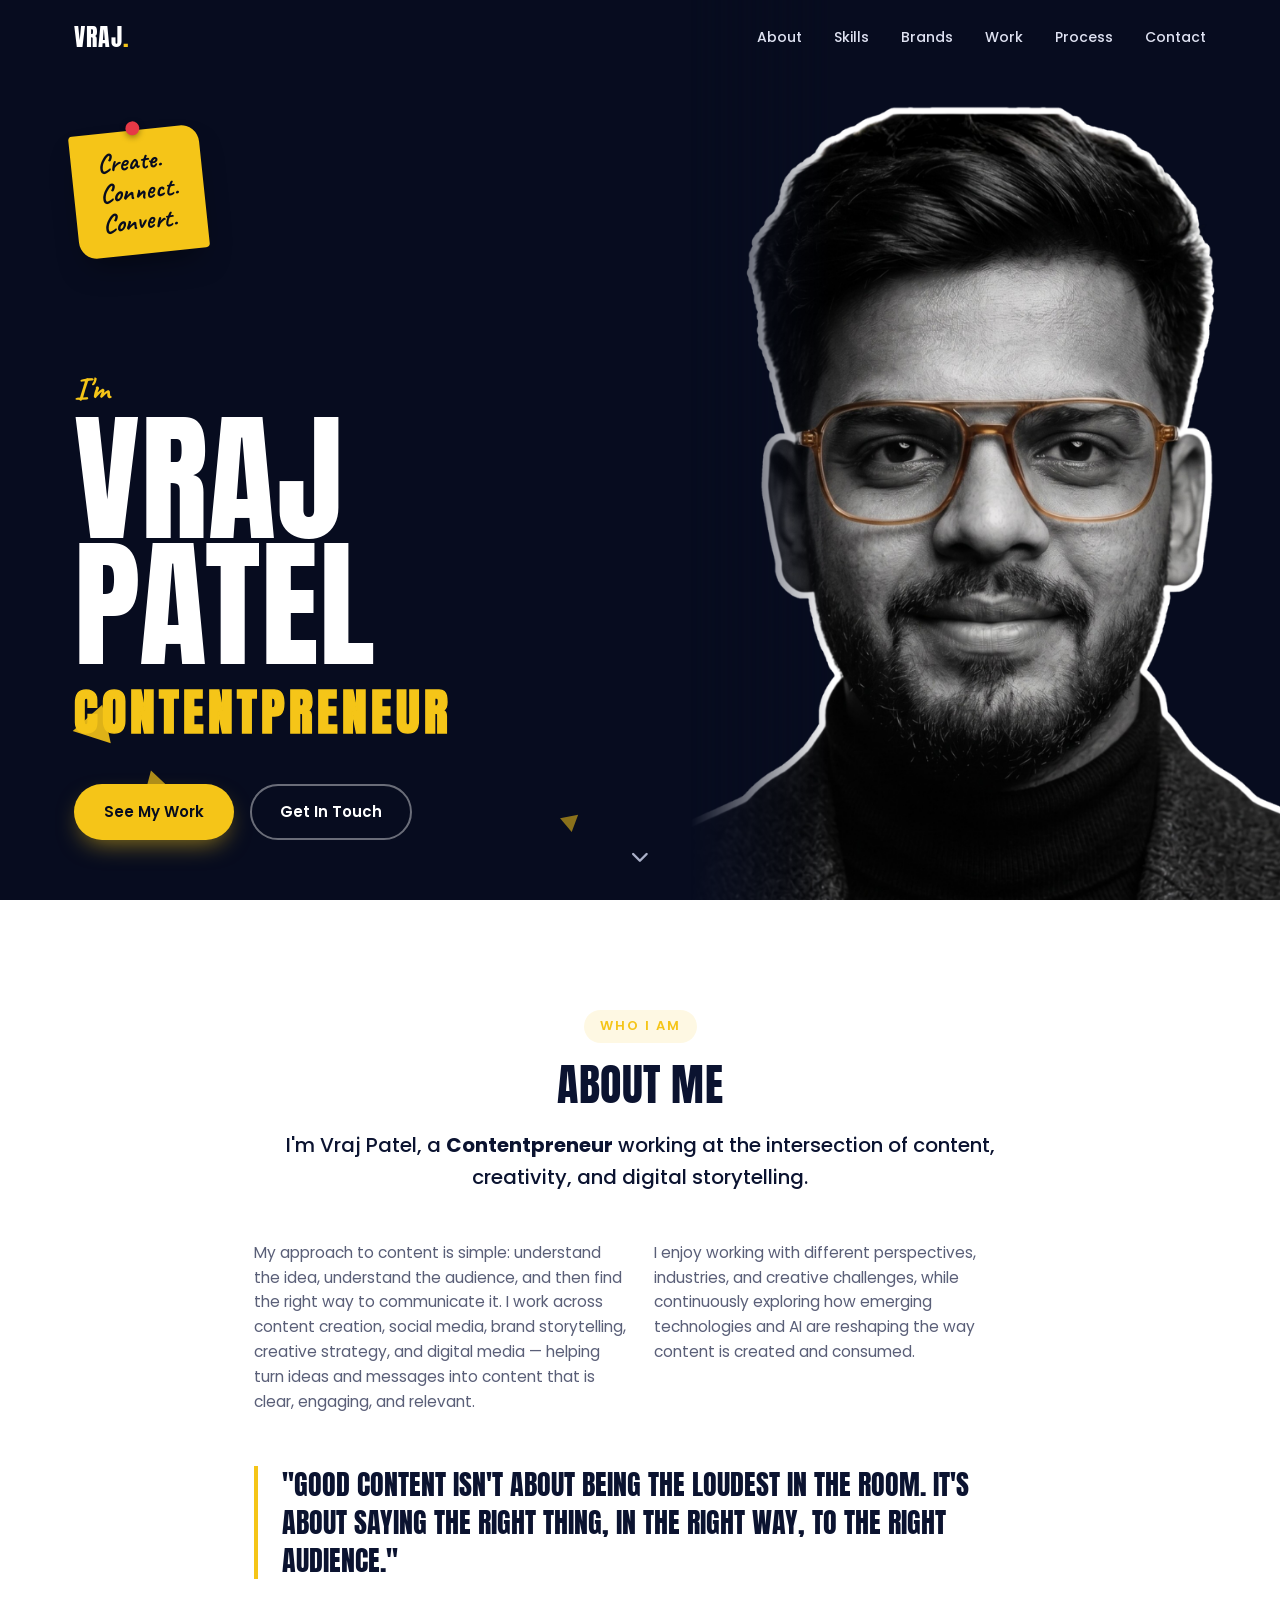
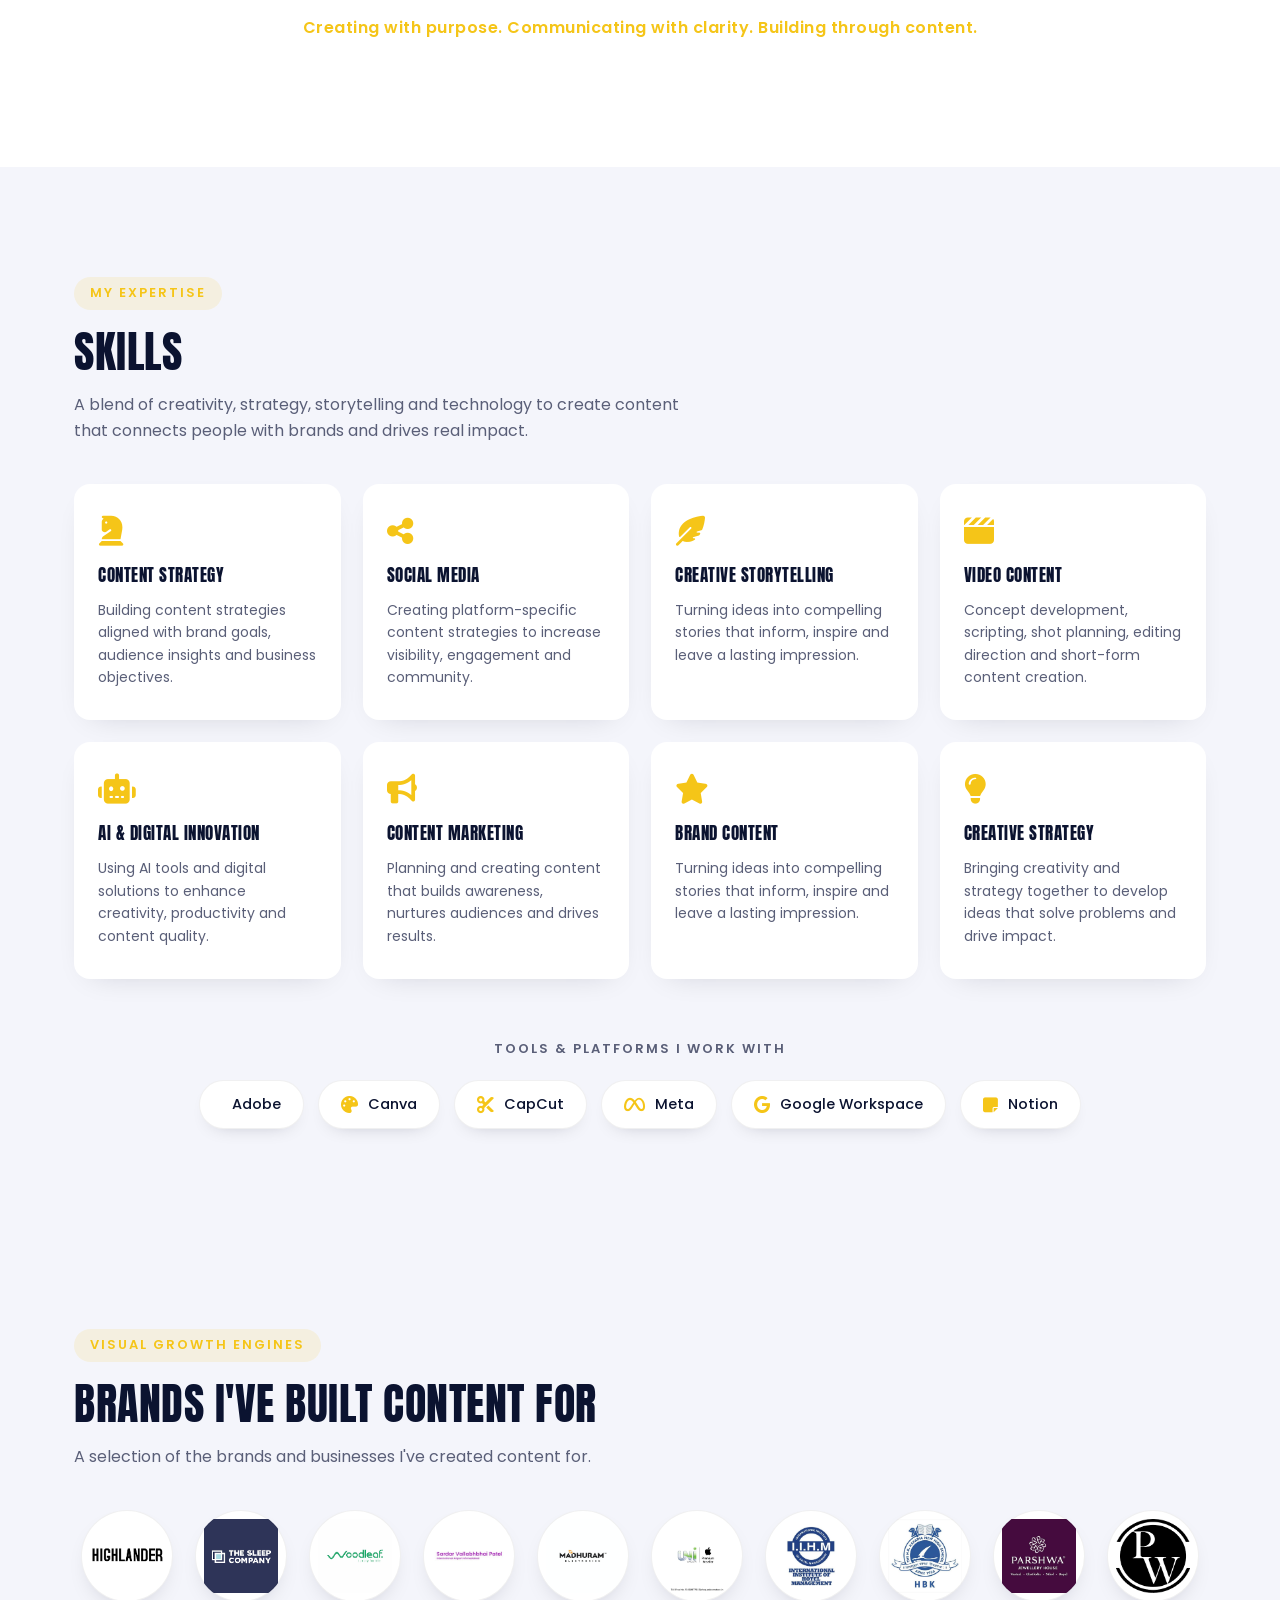
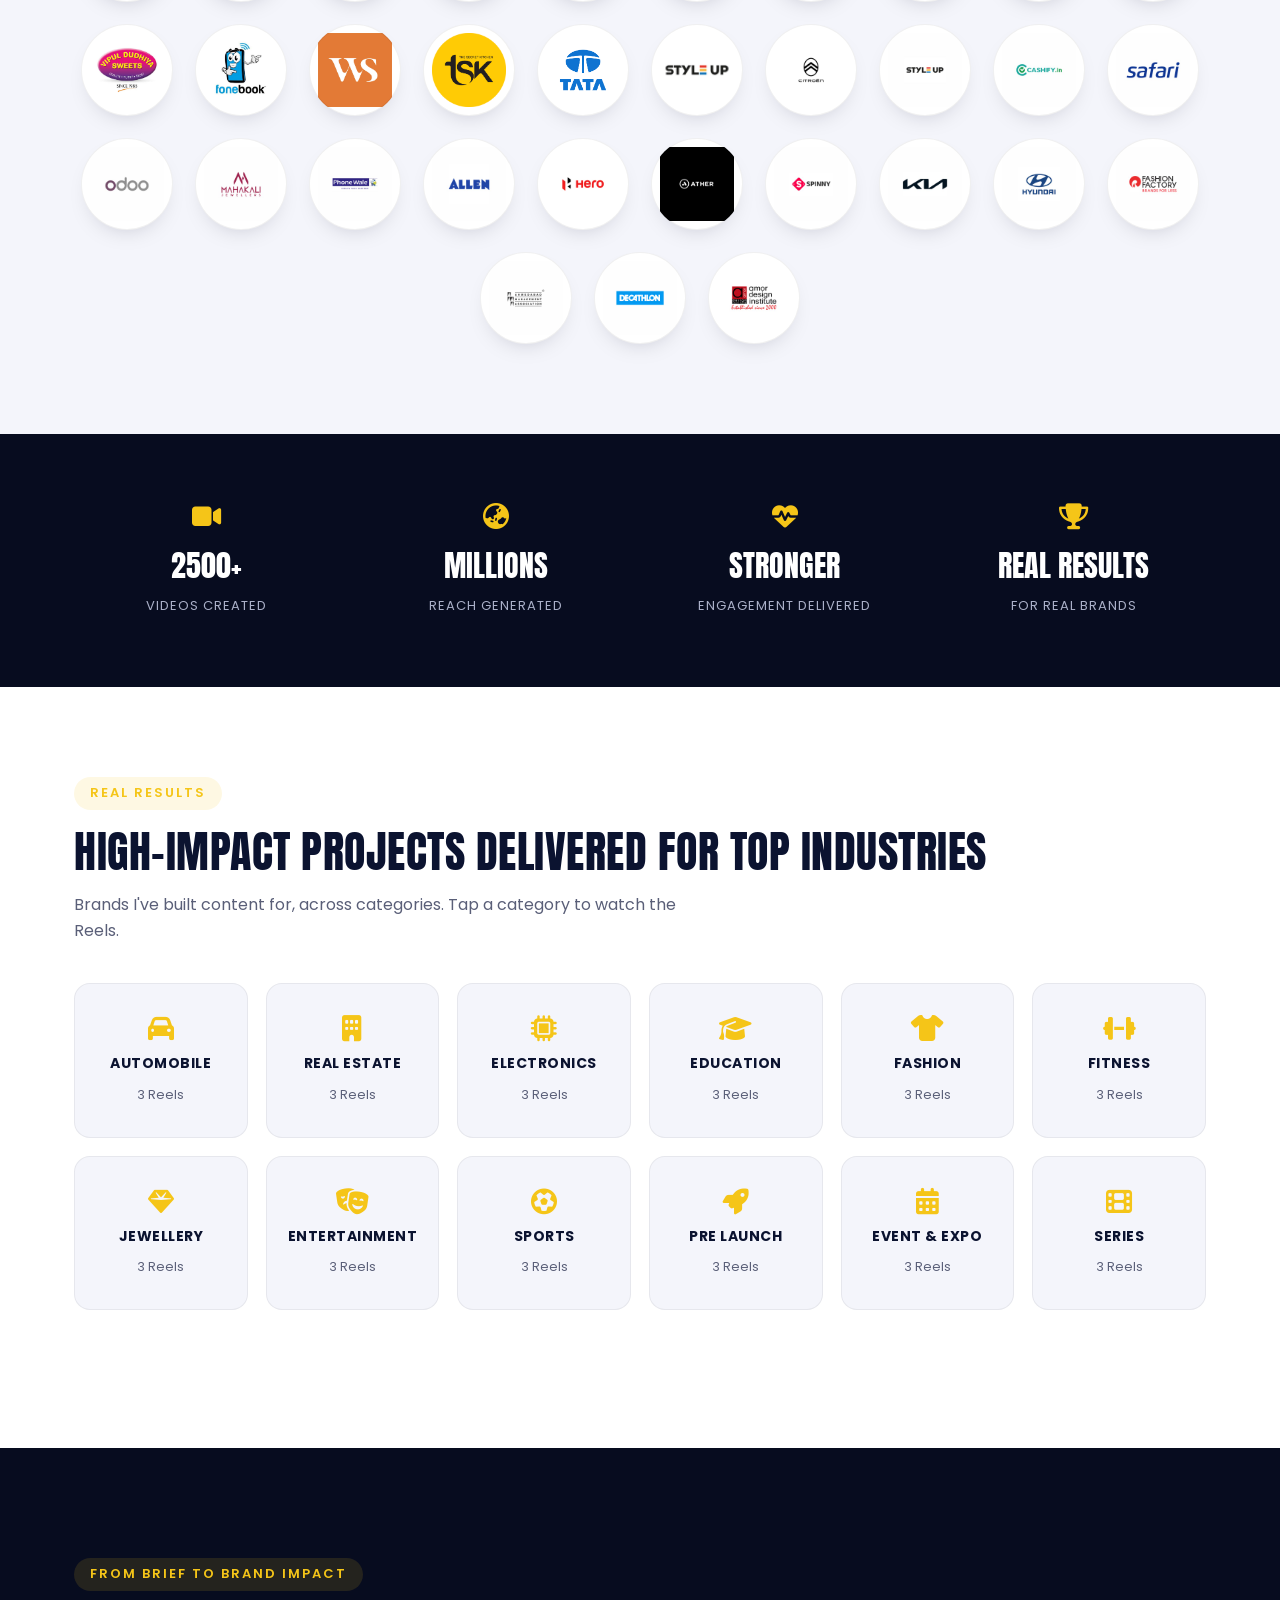
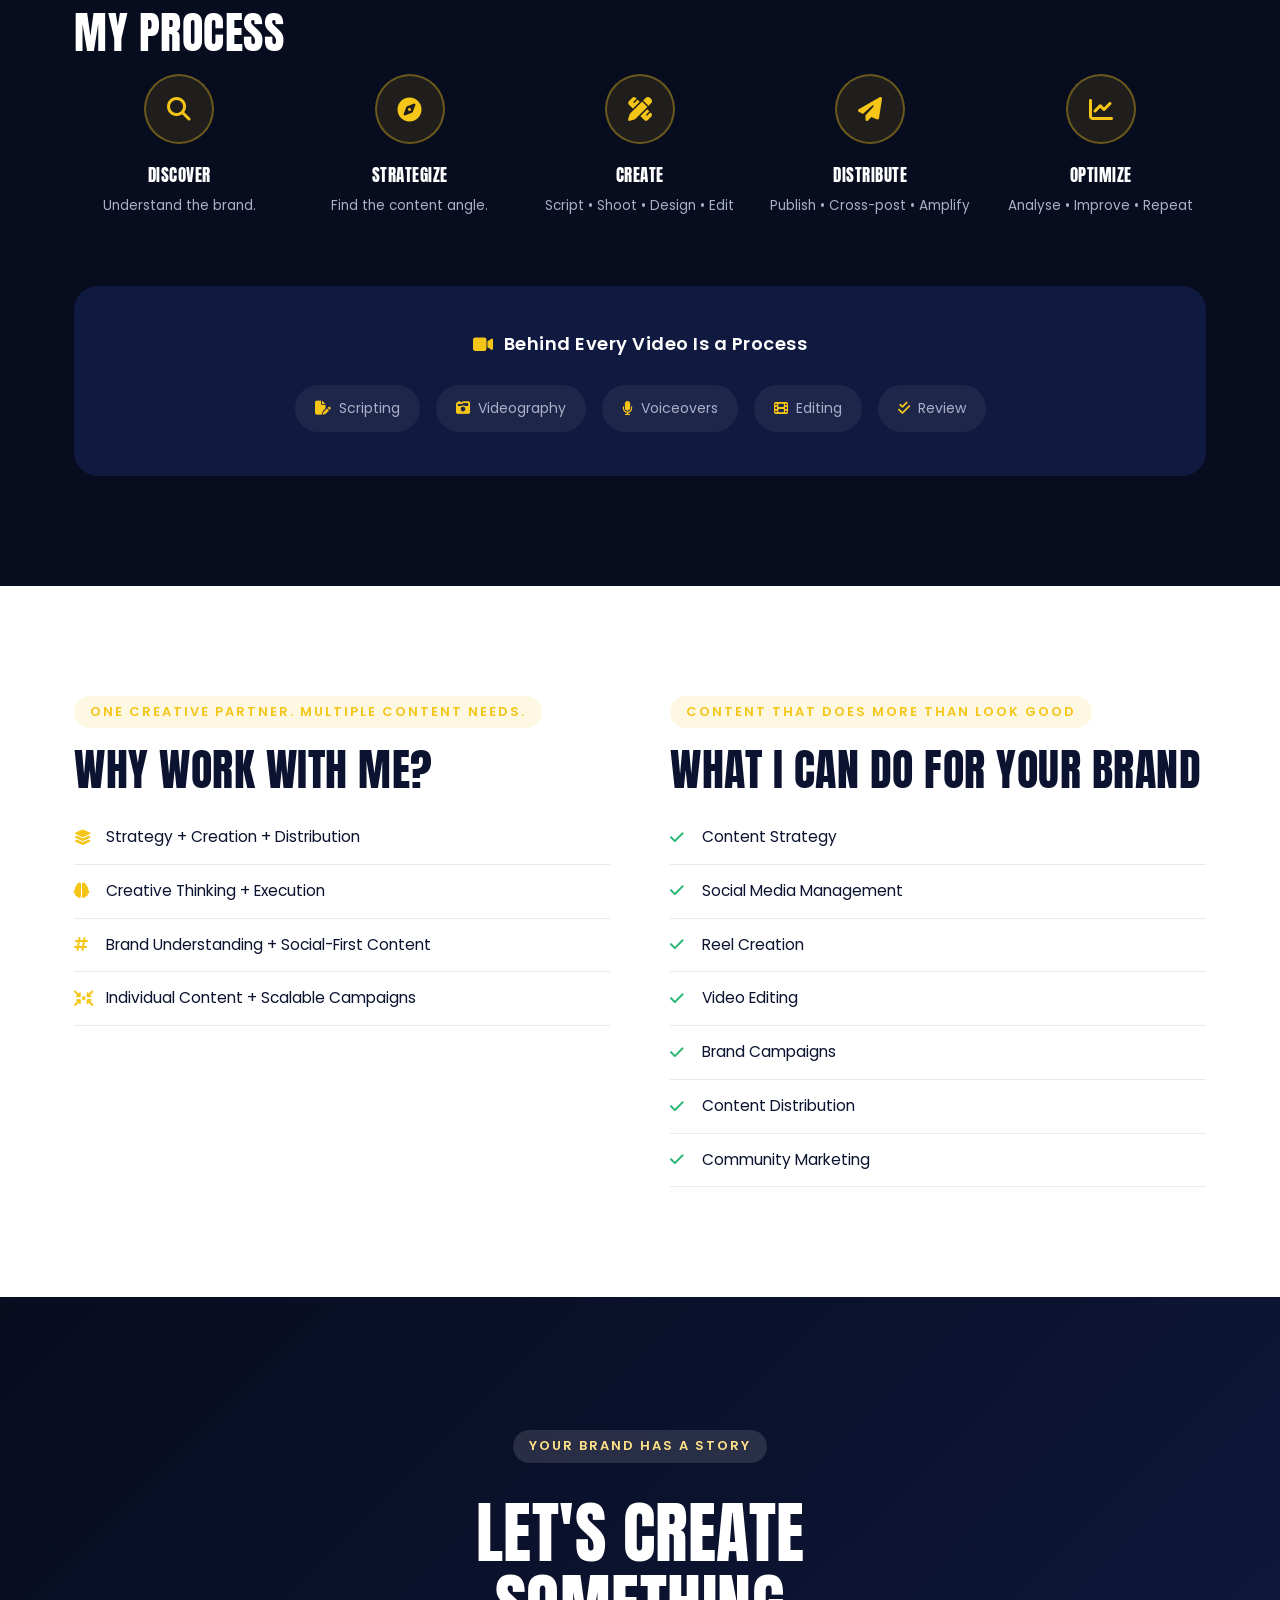
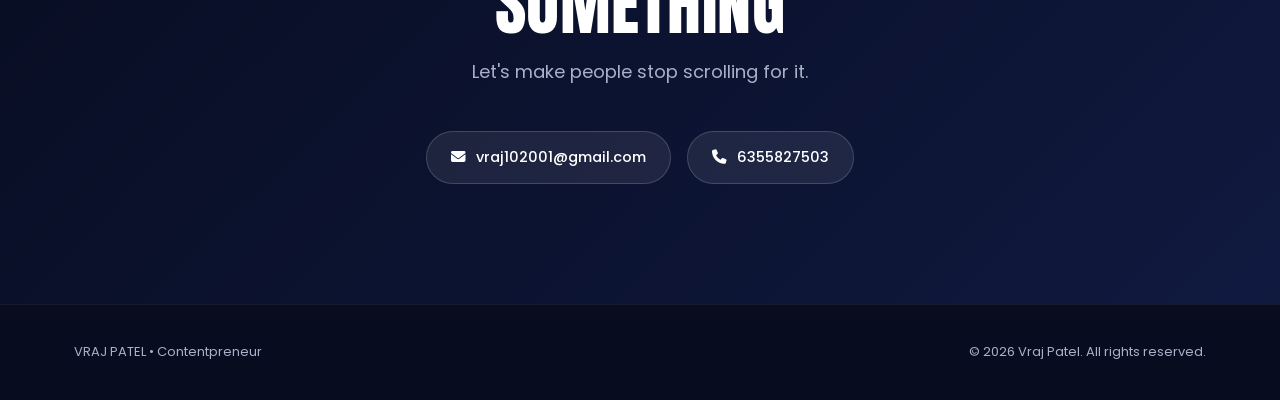
<file: index.html>
<!DOCTYPE html>
<html lang="en">
<head>
<meta charset="UTF-8">
<meta name="viewport" content="width=device-width, initial-scale=1.0">
<title>Vraj Patel | Contentpreneur — Cinematic Stories & Digital Impact</title>
<meta name="description" content="Vraj Patel is a Contentpreneur crafting cinematic stories and digital impact through content strategy, social media, video production and creative storytelling.">
<link rel="preconnect" href="https://fonts.googleapis.com">
<link rel="preconnect" href="https://fonts.gstatic.com" crossorigin>
<link href="https://fonts.googleapis.com/css2?family=Anton&family=Caveat:wght@700&family=Poppins:wght@300;400;500;600;700;800&display=swap" rel="stylesheet">
<link rel="stylesheet" href="https://cdnjs.cloudflare.com/ajax/libs/font-awesome/6.5.1/css/all.min.css">
<link rel="stylesheet" href="css/styles.css">
</head>
<body>

<!-- ===== NAV ===== -->
<header class="site-header" id="siteHeader">
  <div class="container nav-inner">
    <a href="#top" class="brand">VRAJ<span>.</span></a>
    <nav class="nav-links" id="navLinks">
      <a href="#about" class="nav-link">About</a>
      <a href="#skills" class="nav-link">Skills</a>
      <a href="#brands" class="nav-link">Brands</a>
      <a href="#work" class="nav-link">Work</a>
      <a href="#process" class="nav-link">Process</a>
      <a href="#contact" class="nav-link">Contact</a>
    </nav>
    <button class="nav-toggle" id="navToggle" aria-label="Toggle menu">
      <i class="fa-solid fa-bars"></i>
    </button>
  </div>
</header>

<!-- ===== HERO ===== -->
<section class="hero" id="top">
  <div class="hero-photo-bleed reveal" aria-hidden="true">
    <div class="hero-photo" style="background-image:url('assets/img/profile.png');"></div>
  </div>

  <div class="hero-triangles" aria-hidden="true">
    <span class="tri tri-1"></span>
    <span class="tri tri-2"></span>
    <span class="tri tri-3"></span>
  </div>

  <div class="container hero-inner">
    <div class="hero-topbar reveal">
      <div class="sticky-note">
        <span>Create.</span>
        <span>Connect.</span>
        <span>Convert.</span>
      </div>
    </div>

    <div class="hero-text reveal">
      <p class="hero-im">I'm</p>
      <h1 class="hero-name">VRAJ<br>PATEL</h1>
      <h2 class="hero-role">CONTENTPRENEUR</h2>
      <div class="hero-actions">
        <a href="#work" class="btn btn-primary">See My Work</a>
        <a href="#contact" class="btn btn-outline">Get In Touch</a>
      </div>
    </div>
  </div>
  <a href="#about" class="scroll-cue" aria-label="Scroll down"><i class="fa-solid fa-chevron-down"></i></a>
</section>

<!-- ===== ABOUT ===== -->
<section class="about" id="about">
  <div class="container about-inner">
    <div class="section-tag reveal">Who I Am</div>
    <h2 class="section-title reveal">About Me</h2>
    <p class="about-lead reveal">
      I'm Vraj Patel, a <strong>Contentpreneur</strong> working at the intersection of content, creativity, and digital storytelling.
    </p>
    <div class="about-grid">
      <p class="reveal">
        My approach to content is simple: understand the idea, understand the audience, and then find the right way to communicate it. I work across content creation, social media, brand storytelling, creative strategy, and digital media — helping turn ideas and messages into content that is clear, engaging, and relevant.
      </p>
      <p class="reveal">
        I enjoy working with different perspectives, industries, and creative challenges, while continuously exploring how emerging technologies and AI are reshaping the way content is created and consumed.
      </p>
    </div>
    <blockquote class="about-quote reveal">
      "Good content isn't about being the loudest in the room. It's about saying the right thing, in the right way, to the right audience."
    </blockquote>
    <p class="about-close reveal">Creating with purpose. Communicating with clarity. Building through content.</p>
  </div>
</section>

<!-- ===== SKILLS / EXPERTISE ===== -->
<section class="skills" id="skills">
  <div class="container">
    <div class="section-tag reveal">My Expertise</div>
    <h2 class="section-title reveal">Skills</h2>
    <p class="section-sub reveal">A blend of creativity, strategy, storytelling and technology to create content that connects people with brands and drives real impact.</p>

    <div class="skills-grid">
      <div class="skill-card reveal">
        <i class="fa-solid fa-chess-knight"></i>
        <h3>Content Strategy</h3>
        <p>Building content strategies aligned with brand goals, audience insights and business objectives.</p>
      </div>
      <div class="skill-card reveal">
        <i class="fa-solid fa-share-nodes"></i>
        <h3>Social Media</h3>
        <p>Creating platform-specific content strategies to increase visibility, engagement and community.</p>
      </div>
      <div class="skill-card reveal">
        <i class="fa-solid fa-feather-pointed"></i>
        <h3>Creative Storytelling</h3>
        <p>Turning ideas into compelling stories that inform, inspire and leave a lasting impression.</p>
      </div>
      <div class="skill-card reveal">
        <i class="fa-solid fa-clapperboard"></i>
        <h3>Video Content</h3>
        <p>Concept development, scripting, shot planning, editing direction and short-form content creation.</p>
      </div>
      <div class="skill-card reveal">
        <i class="fa-solid fa-robot"></i>
        <h3>AI &amp; Digital Innovation</h3>
        <p>Using AI tools and digital solutions to enhance creativity, productivity and content quality.</p>
      </div>
      <div class="skill-card reveal">
        <i class="fa-solid fa-bullhorn"></i>
        <h3>Content Marketing</h3>
        <p>Planning and creating content that builds awareness, nurtures audiences and drives results.</p>
      </div>
      <div class="skill-card reveal">
        <i class="fa-solid fa-star"></i>
        <h3>Brand Content</h3>
        <p>Turning ideas into compelling stories that inform, inspire and leave a lasting impression.</p>
      </div>
      <div class="skill-card reveal">
        <i class="fa-solid fa-lightbulb"></i>
        <h3>Creative Strategy</h3>
        <p>Bringing creativity and strategy together to develop ideas that solve problems and drive impact.</p>
      </div>
    </div>

    <div class="tools-block reveal">
      <p class="tools-label">Tools &amp; Platforms I Work With</p>
      <div class="tools-row">
        <span class="tool-pill"><i class="fa-brands fa-adobe"></i> Adobe</span>
        <span class="tool-pill"><i class="fa-solid fa-palette"></i> Canva</span>
        <span class="tool-pill"><i class="fa-solid fa-scissors"></i> CapCut</span>
        <span class="tool-pill"><i class="fa-brands fa-meta"></i> Meta</span>
        <span class="tool-pill"><i class="fa-brands fa-google"></i> Google Workspace</span>
        <span class="tool-pill"><i class="fa-solid fa-note-sticky"></i> Notion</span>
      </div>
    </div>
  </div>
</section>

<!-- ===== BRANDS ===== -->
<section class="brands" id="brands">
  <div class="container">
    <div class="section-tag reveal">Visual Growth Engines</div>
    <h2 class="section-title reveal">Brands I've Built Content For</h2>
    <p class="section-sub reveal">A selection of the brands and businesses I've created content for.</p>

    <div class="brand-logos" id="brandLogos">
      <!-- Populated dynamically from data/brands.json + assets/img/brands/ by js/main.js -->
    </div>
  </div>
</section>

<!-- ===== STATS ===== -->
<section class="stats">
  <div class="container stats-grid">
    <div class="stat-card reveal">
      <i class="fa-solid fa-video"></i>
      <span class="stat-num">2500+</span>
      <span class="stat-label">Videos Created</span>
    </div>
    <div class="stat-card reveal">
      <i class="fa-solid fa-earth-asia"></i>
      <span class="stat-num">Millions</span>
      <span class="stat-label">Reach Generated</span>
    </div>
    <div class="stat-card reveal">
      <i class="fa-solid fa-heart-pulse"></i>
      <span class="stat-num">Stronger</span>
      <span class="stat-label">Engagement Delivered</span>
    </div>
    <div class="stat-card reveal">
      <i class="fa-solid fa-trophy"></i>
      <span class="stat-num">Real Results</span>
      <span class="stat-label">For Real Brands</span>
    </div>
  </div>
</section>

<!-- ===== WORK / INDUSTRIES ===== -->
<section class="work" id="work">
  <div class="container">
    <div class="section-tag reveal">Real Results</div>
    <h2 class="section-title reveal">High-Impact Projects Delivered for Top Industries</h2>
    <p class="section-sub reveal">Brands I've built content for, across categories. Tap a category to watch the Reels.</p>

    <div class="category-grid" id="categoryGrid">
      <!-- Cards are injected dynamically from data/work.json by js/main.js -->
    </div>
  </div>
</section>

<!-- ===== PROCESS ===== -->
<section class="process" id="process">
  <div class="container">
    <div class="section-tag reveal">From Brief to Brand Impact</div>
    <h2 class="section-title reveal">My Process</h2>

    <div class="process-track">
      <div class="process-step reveal">
        <div class="process-icon"><i class="fa-solid fa-magnifying-glass"></i></div>
        <h3>Discover</h3>
        <p>Understand the brand.</p>
      </div>
      <div class="process-step reveal">
        <div class="process-icon"><i class="fa-solid fa-compass"></i></div>
        <h3>Strategize</h3>
        <p>Find the content angle.</p>
      </div>
      <div class="process-step reveal">
        <div class="process-icon"><i class="fa-solid fa-pen-ruler"></i></div>
        <h3>Create</h3>
        <p>Script &bull; Shoot &bull; Design &bull; Edit</p>
      </div>
      <div class="process-step reveal">
        <div class="process-icon"><i class="fa-solid fa-paper-plane"></i></div>
        <h3>Distribute</h3>
        <p>Publish &bull; Cross-post &bull; Amplify</p>
      </div>
      <div class="process-step reveal">
        <div class="process-icon"><i class="fa-solid fa-chart-line"></i></div>
        <h3>Optimize</h3>
        <p>Analyse &bull; Improve &bull; Repeat</p>
      </div>
    </div>

    <div class="behind-scenes reveal">
      <h3><i class="fa-solid fa-video"></i> Behind Every Video Is a Process</h3>
      <div class="bts-list">
        <span><i class="fa-solid fa-file-pen"></i> Scripting</span>
        <span><i class="fa-solid fa-camera-retro"></i> Videography</span>
        <span><i class="fa-solid fa-microphone"></i> Voiceovers</span>
        <span><i class="fa-solid fa-film"></i> Editing</span>
        <span><i class="fa-solid fa-check-double"></i> Review</span>
      </div>
    </div>
  </div>
</section>

<!-- ===== WHY WORK WITH ME ===== -->
<section class="why">
  <div class="container why-inner">
    <div class="why-col reveal">
      <div class="section-tag">One Creative Partner. Multiple Content Needs.</div>
      <h2 class="section-title">Why Work With Me?</h2>
      <ul class="why-list">
        <li><i class="fa-solid fa-layer-group"></i> Strategy + Creation + Distribution</li>
        <li><i class="fa-solid fa-brain"></i> Creative Thinking + Execution</li>
        <li><i class="fa-solid fa-hashtag"></i> Brand Understanding + Social-First Content</li>
        <li><i class="fa-solid fa-arrows-to-circle"></i> Individual Content + Scalable Campaigns</li>
      </ul>
    </div>
    <div class="why-col reveal">
      <div class="section-tag">Content That Does More Than Look Good</div>
      <h2 class="section-title">What I Can Do For Your Brand</h2>
      <ul class="offer-list">
        <li><i class="fa-solid fa-check"></i> Content Strategy</li>
        <li><i class="fa-solid fa-check"></i> Social Media Management</li>
        <li><i class="fa-solid fa-check"></i> Reel Creation</li>
        <li><i class="fa-solid fa-check"></i> Video Editing</li>
        <li><i class="fa-solid fa-check"></i> Brand Campaigns</li>
        <li><i class="fa-solid fa-check"></i> Content Distribution</li>
        <li><i class="fa-solid fa-check"></i> Community Marketing</li>
      </ul>
    </div>
  </div>
</section>

<!-- ===== CONTACT / CTA ===== -->
<section class="cta" id="contact">
  <div class="container cta-inner reveal">
    <p class="section-tag light">Your Brand Has a Story</p>
    <h2 class="cta-title">LET'S CREATE<br><span class="accent">SOMETHING</span></h2>
    <p class="cta-sub">Let's make people stop scrolling for it.</p>

    <div class="contact-links">
      <a href="mailto:vraj102001@gmail.com" class="contact-pill"><i class="fa-solid fa-envelope"></i> vraj102001@gmail.com</a>
      <a href="tel:+916355827503" class="contact-pill"><i class="fa-solid fa-phone"></i> 6355827503</a>
    </div>
  </div>
</section>

<!-- ===== FOOTER ===== -->
<footer class="site-footer">
  <div class="container footer-inner">
    <p>VRAJ PATEL <span>&bull;</span> Contentpreneur</p>
    <p>&copy; <span id="year"></span> Vraj Patel. All rights reserved.</p>
  </div>
</footer>

<script src="js/main.js"></script>
</body>
</html>
</file>
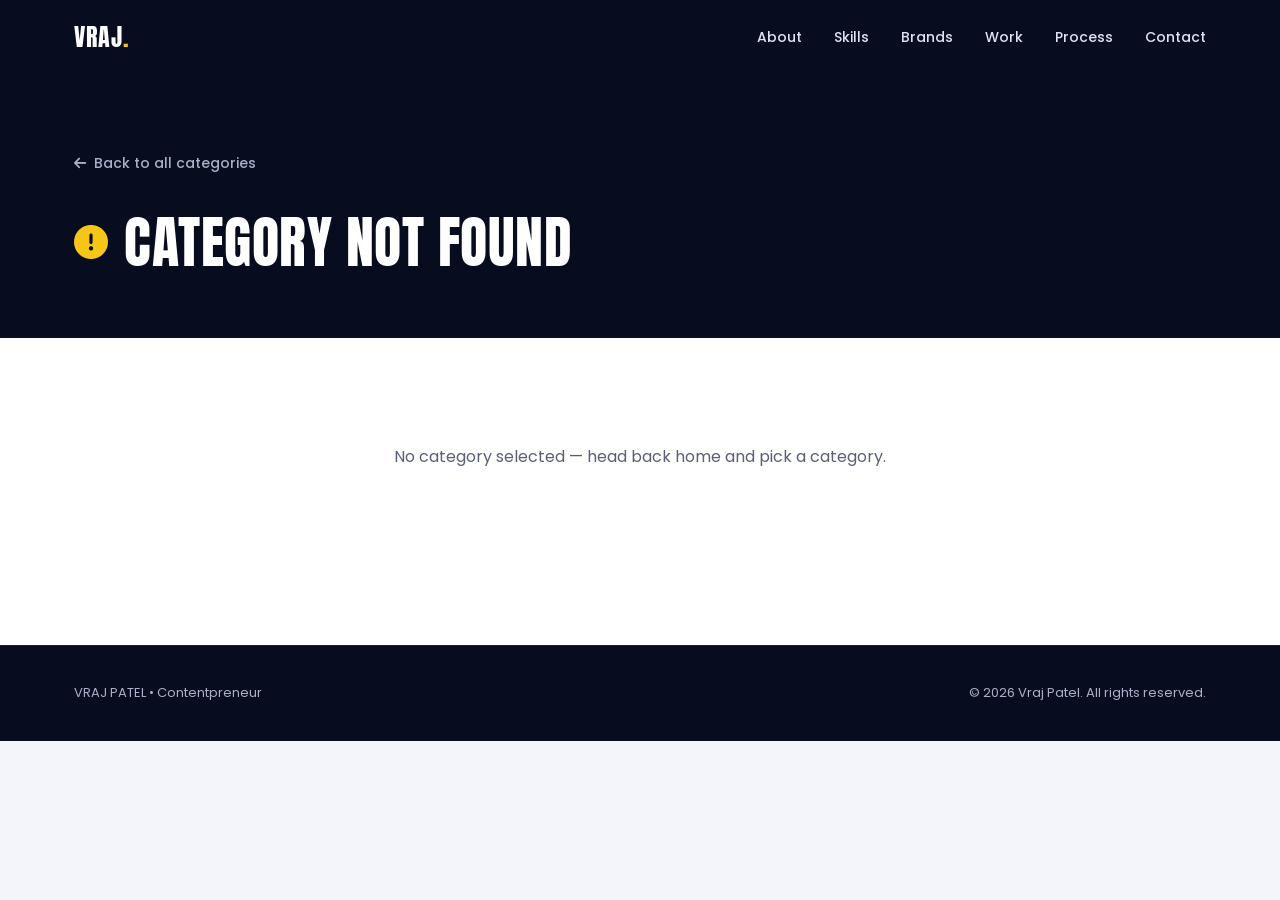
<file: category.html>
<!DOCTYPE html>
<html lang="en">
<head>
<meta charset="UTF-8">
<meta name="viewport" content="width=device-width, initial-scale=1.0">
<title>Category Reels | Vraj Patel</title>
<meta name="description" content="Watch Vraj Patel's Instagram Reels for this industry category.">
<link rel="preconnect" href="https://fonts.googleapis.com">
<link rel="preconnect" href="https://fonts.gstatic.com" crossorigin>
<link href="https://fonts.googleapis.com/css2?family=Anton&family=Caveat:wght@700&family=Poppins:wght@300;400;500;600;700;800&display=swap" rel="stylesheet">
<link rel="stylesheet" href="https://cdnjs.cloudflare.com/ajax/libs/font-awesome/6.5.1/css/all.min.css">
<link rel="stylesheet" href="css/styles.css">
</head>
<body>

<!-- ===== NAV ===== -->
<header class="site-header" id="siteHeader">
  <div class="container nav-inner">
    <a href="index.html#top" class="brand">VRAJ<span>.</span></a>
    <nav class="nav-links" id="navLinks">
      <a href="index.html#about" class="nav-link">About</a>
      <a href="index.html#skills" class="nav-link">Skills</a>
      <a href="index.html#brands" class="nav-link">Brands</a>
      <a href="index.html#work" class="nav-link">Work</a>
      <a href="index.html#process" class="nav-link">Process</a>
      <a href="index.html#contact" class="nav-link">Contact</a>
    </nav>
    <button class="nav-toggle" id="navToggle" aria-label="Toggle menu">
      <i class="fa-solid fa-bars"></i>
    </button>
  </div>
</header>

<!-- ===== CATEGORY PAGE HEADER ===== -->
<section class="category-page-header">
  <div class="container">
    <a href="index.html#work" class="back-link"><i class="fa-solid fa-arrow-left"></i> Back to all categories</a>
    <div class="category-page-title">
      <i class="fa-solid fa-car" id="categoryIcon"></i>
      <h1 id="categoryTitle">Loading…</h1>
    </div>
    <p class="category-page-count" id="categoryCount"></p>
  </div>
</section>

<!-- ===== REELS ===== -->
<section class="category-page-reels">
  <div class="container">
    <p class="category-state" id="categoryState" hidden></p>
    <div class="reel-row reel-row-page" id="reelRow"></div>
  </div>
</section>

<!-- ===== FOOTER ===== -->
<footer class="site-footer">
  <div class="container footer-inner">
    <p>VRAJ PATEL <span>&bull;</span> Contentpreneur</p>
    <p>&copy; <span id="year"></span> Vraj Patel. All rights reserved.</p>
  </div>
</footer>

<script src="js/main.js"></script>
<script src="js/category.js"></script>
<script async src="https://www.instagram.com/embed.js"></script>
</body>
</html>
</file>
<file: css/styles.css>
/* ===== Design tokens ===== */
:root{
  --navy-950:#070c1f;
  --navy-900:#0b1330;
  --navy-800:#10193f;
  --navy-700:#182252;
  --gold:#f5c518;
  --gold-soft:#ffe08a;
  --white:#ffffff;
  --off-white:#f4f5fb;
  --muted:#aab0c8;
  --muted-dark:#5a5f78;
  --radius:16px;
  --container:1180px;
  --shadow:0 20px 50px -20px rgba(7,12,31,0.35);
  --font-head:"Anton", sans-serif;
  --font-body:"Poppins", sans-serif;
}

*,*::before,*::after{box-sizing:border-box;}
html{scroll-behavior:smooth;}
body{
  margin:0;
  font-family:var(--font-body);
  color:var(--navy-900);
  background:var(--off-white);
  line-height:1.6;
  -webkit-font-smoothing:antialiased;
  overflow-x:hidden;
}
img{max-width:100%;display:block;}
a{text-decoration:none;color:inherit;}
ul{list-style:none;margin:0;padding:0;}
h1,h2,h3{font-family:var(--font-head);font-weight:400;letter-spacing:0.5px;margin:0;}
.container{max-width:var(--container);margin:0 auto;padding:0 24px;}

.section-tag{
  display:inline-block;
  font-size:13px;
  font-weight:600;
  letter-spacing:2px;
  text-transform:uppercase;
  color:var(--gold);
  background:rgba(245,197,24,0.12);
  padding:6px 16px;
  border-radius:999px;
  margin-bottom:16px;
}
.section-tag.light{background:rgba(255,255,255,0.12);color:var(--gold-soft);}
.section-title{
  font-size:clamp(28px,4.5vw,44px);
  text-transform:uppercase;
  margin-bottom:16px;
  line-height:1.15;
}
.section-sub{
  color:var(--muted-dark);
  max-width:640px;
  margin-bottom:40px;
  font-size:16px;
}

.btn{
  display:inline-flex;
  align-items:center;
  gap:8px;
  padding:14px 28px;
  border-radius:999px;
  font-weight:600;
  font-size:15px;
  transition:transform .25s ease, box-shadow .25s ease, background .25s ease, color .25s ease;
  border:2px solid transparent;
  cursor:pointer;
}
.btn-primary{background:var(--gold);color:var(--navy-950);box-shadow:0 10px 25px -8px rgba(245,197,24,0.6);}
.btn-primary:hover{transform:translateY(-3px);box-shadow:0 16px 30px -8px rgba(245,197,24,0.7);}
.btn-outline{border-color:rgba(255,255,255,0.4);color:#fff;}
.btn-outline:hover{background:rgba(255,255,255,0.12);transform:translateY(-3px);}

/* ===== Reveal animation ===== */
.reveal{opacity:0;transform:translateY(28px);transition:opacity .7s ease, transform .7s ease;}
.reveal.in-view{opacity:1;transform:translateY(0);}

/* ===== Header ===== */
.site-header{
  position:fixed;top:0;left:0;right:0;z-index:100;
  padding:18px 0;
  transition:background .3s ease, padding .3s ease, box-shadow .3s ease;
}
.site-header.scrolled{
  background:rgba(7,12,31,0.92);
  backdrop-filter:blur(10px);
  padding:12px 0;
  box-shadow:0 10px 30px -15px rgba(0,0,0,0.5);
}
.nav-inner{display:flex;align-items:center;justify-content:space-between;}
.brand{
  font-family:var(--font-head);
  font-size:24px;
  color:#fff;
  letter-spacing:1px;
}
.brand span{color:var(--gold);}
.nav-links{display:flex;align-items:center;gap:32px;}
.nav-link{color:#dfe2f2;font-size:14px;font-weight:500;position:relative;padding:4px 0;}
.nav-link::after{
  content:"";position:absolute;left:0;bottom:-2px;width:0;height:2px;background:var(--gold);
  transition:width .25s ease;
}
.nav-link:hover::after{width:100%;}
.nav-toggle{
  display:none;align-items:center;justify-content:center;
  width:44px;height:44px;flex:0 0 44px;
  background:none;border:none;cursor:pointer;padding:0;
  color:#fff;font-size:22px;
  -webkit-tap-highlight-color:transparent;
}

/* ===== Hero (matches the Canva poster composition) ===== */
.hero{
  position:relative;
  min-height:100vh;
  background:var(--navy-950);
  color:#fff;
  padding:130px 0 60px;
  overflow:hidden;
}

/* photo bleeding off the right edge, fading into the navy bg */
.hero-photo-bleed{
  position:absolute;top:0;right:0;bottom:0;
  width:46%;
  z-index:0;
}
.hero-photo-bleed .hero-photo{
  width:100%;height:100%;
  background-color:var(--navy-950);
  background-size:cover;background-position:center top;
  display:flex;align-items:center;justify-content:center;
  -webkit-mask-image:linear-gradient(to right, transparent 0%, black 24%);
  mask-image:linear-gradient(to right, transparent 0%, black 24%);
}

/* scattered yellow triangle accents */
.hero-triangles{position:absolute;inset:0;z-index:0;pointer-events:none;}
.tri{position:absolute;width:0;height:0;}
.tri-1{left:6%;bottom:18%;border-left:20px solid transparent;border-right:20px solid transparent;border-bottom:34px solid var(--gold);transform:rotate(18deg);opacity:.9;}
.tri-2{left:11%;bottom:12%;border-left:13px solid transparent;border-right:13px solid transparent;border-bottom:22px solid var(--gold);transform:rotate(-16deg);opacity:.7;}
.tri-3{left:44%;bottom:8%;border-left:9px solid transparent;border-right:9px solid transparent;border-bottom:16px solid var(--gold);transform:rotate(50deg);opacity:.55;}

.hero-inner{
  position:relative;z-index:1;
  min-height:calc(100vh - 190px);
  display:flex;
  flex-direction:column;
  justify-content:space-between;
}

.hero-topbar{display:flex;justify-content:space-between;align-items:flex-start;gap:24px;}

.sticky-note{
  background:var(--gold);
  color:var(--navy-950);
  transform:rotate(-6deg);
  padding:16px 26px 18px;
  border-radius:4px 18px 4px 18px;
  box-shadow:0 16px 30px -12px rgba(0,0,0,0.5);
  font-family:'Caveat',cursive;
  font-weight:700;
  font-size:26px;
  line-height:1.15;
  position:relative;
}
.sticky-note::before{
  content:"";
  position:absolute;top:-9px;left:50%;transform:translateX(-50%);
  width:14px;height:14px;border-radius:50%;
  background:#e63946;
  box-shadow:0 2px 6px rgba(0,0,0,0.4);
}
.sticky-note span{display:block;}

.hero-caption{
  position:absolute;
  top:150px;
  right:calc(46% + 40px);
  z-index:1;
  text-align:right;
  text-transform:uppercase;
  font-size:12.5px;
  letter-spacing:2px;
  color:var(--muted);
  font-weight:600;
  max-width:220px;
  margin:0;
}

.hero-text{margin-top:auto;}
.hero-im{
  font-family:'Caveat',cursive;
  color:var(--gold);
  font-size:32px;
  margin:0;
  font-weight:700;
}
.hero-name{
  font-family:var(--font-head);
  font-size:clamp(56px,11vw,140px);
  line-height:0.9;
  text-transform:uppercase;
  margin:2px 0 4px;
  color:#fff;
}
.hero-role{
  font-family:var(--font-head);
  font-size:clamp(24px,5vw,50px);
  letter-spacing:4px;
  color:var(--gold);
  -webkit-text-stroke:1.5px var(--gold);
  text-transform:uppercase;
  margin:0 0 32px;
}
.hero-actions{display:flex;gap:16px;flex-wrap:wrap;}

.scroll-cue{
  position:absolute;bottom:28px;left:50%;transform:translateX(-50%);
  color:var(--muted);font-size:18px;
  animation:bounce 2s infinite;
  z-index:2;
}
@keyframes bounce{0%,100%{transform:translate(-50%,0);}50%{transform:translate(-50%,8px);}}

/* ===== About ===== */
.about{padding:110px 0;background:#fff;}
.about-inner{max-width:820px;margin:0 auto;text-align:center;}
.about-lead{font-size:20px;font-weight:500;color:var(--navy-900);margin-bottom:32px;}
.about-grid{display:grid;grid-template-columns:1fr 1fr;gap:28px;text-align:left;margin-bottom:36px;}
.about-grid p{color:var(--muted-dark);font-size:15.5px;}
.about-quote{
  font-family:var(--font-head);
  font-size:clamp(20px,3vw,28px);
  color:var(--navy-900);
  border-left:4px solid var(--gold);
  padding-left:24px;
  text-align:left;
  margin:36px auto;
  text-transform:uppercase;
  line-height:1.35;
}
.about-close{font-weight:600;color:var(--gold);letter-spacing:0.5px;}

/* ===== Skills ===== */
.skills{padding:110px 0;background:var(--off-white);}
.skills-grid{
  display:grid;
  grid-template-columns:repeat(4,1fr);
  gap:22px;
  margin-bottom:60px;
}
.skill-card{
  background:#fff;
  border-radius:var(--radius);
  padding:32px 24px;
  box-shadow:0 10px 30px -18px rgba(7,12,31,0.2);
  transition:transform .3s ease, box-shadow .3s ease;
}
.skill-card:hover{transform:translateY(-8px);box-shadow:0 20px 40px -18px rgba(7,12,31,0.28);}
.skill-card i{font-size:30px;color:var(--gold);margin-bottom:16px;}
.skill-card h3{font-size:17px;text-transform:uppercase;margin-bottom:10px;letter-spacing:0.5px;}
.skill-card p{font-size:14px;color:var(--muted-dark);margin:0;}

.tools-block{text-align:center;}
.tools-label{font-weight:600;letter-spacing:2px;text-transform:uppercase;font-size:13px;color:var(--muted-dark);margin-bottom:20px;}
.tools-row{display:flex;flex-wrap:wrap;justify-content:center;gap:14px;}
.tool-pill{
  display:flex;align-items:center;gap:10px;
  background:#fff;padding:12px 22px;border-radius:999px;
  font-weight:500;font-size:14.5px;color:var(--navy-900);
  box-shadow:0 8px 20px -14px rgba(7,12,31,0.3);
  border:1px solid rgba(7,12,31,0.06);
}
.tool-pill i{color:var(--gold);font-size:17px;}

/* ===== Brands ===== */
.brands{padding:90px 0;background:var(--off-white);}
.brand-logos{
  display:flex;
  flex-wrap:wrap;
  justify-content:center;
  gap:22px;
}
.brand-logo{
  width:92px;height:92px;
  border-radius:50%;
  background-color:#fff;
  background-size:82%;
  background-position:center;
  background-repeat:no-repeat;
  box-shadow:0 10px 24px -14px rgba(7,12,31,0.25);
  border:1px solid rgba(7,12,31,0.06);
  transition:transform .3s ease, box-shadow .3s ease;
}
.brand-logo:hover{transform:translateY(-6px) scale(1.05);box-shadow:0 16px 30px -14px rgba(7,12,31,0.32);}

/* ===== Stats ===== */
.stats{background:var(--navy-950);padding:70px 0;color:#fff;}
.stats-grid{display:grid;grid-template-columns:repeat(4,1fr);gap:24px;text-align:center;}
.stat-card i{font-size:26px;color:var(--gold);margin-bottom:12px;display:block;}
.stat-num{display:block;font-family:var(--font-head);font-size:clamp(22px,3vw,30px);text-transform:uppercase;}
.stat-label{display:block;color:var(--muted);font-size:13px;letter-spacing:1px;text-transform:uppercase;margin-top:6px;}

/* ===== Work / Industries — homepage category grid ===== */
.work{padding:90px 0;background:#fff;}
.category-grid{
  display:grid;
  grid-template-columns:repeat(auto-fit, minmax(160px, 1fr));
  gap:18px;
  margin-bottom:48px;
}
.category-card{
  display:flex;
  flex-direction:column;
  align-items:center;
  justify-content:center;
  gap:10px;
  text-align:center;
  background:var(--off-white);
  border-radius:var(--radius);
  padding:32px 16px;
  border:1px solid rgba(7,12,31,0.06);
  transition:transform .25s ease, box-shadow .25s ease, background .25s ease;
}
.category-card:hover{
  transform:translateY(-6px);
  background:#fff;
  box-shadow:0 16px 30px -16px rgba(7,12,31,0.28);
}
.category-card i{font-size:26px;color:var(--gold);}
.category-card-name{
  font-weight:700;font-size:14px;text-transform:uppercase;letter-spacing:0.5px;color:var(--navy-900);
}
.category-card-count{font-size:12.5px;color:var(--muted-dark);}
.category-grid-error{color:var(--muted-dark);grid-column:1/-1;text-align:center;}

/* ===== Instagram Reel embeds (shared: homepage grid links out to category.html,
   which reuses this exact reel-row/reel-item/reel-skeleton markup) ===== */
.reel-row{
  display:flex;
  gap:14px;
  overflow-x:auto;
  scroll-snap-type:x proximity;
  padding-bottom:10px;
  -webkit-overflow-scrolling:touch;
}
.reel-row::-webkit-scrollbar{height:5px;}
.reel-row::-webkit-scrollbar-thumb{background:rgba(7,12,31,0.15);border-radius:999px;}

/* Instagram's official embed can't render narrower than ~326px (its own hard limit) —
   sizing the card at that floor avoids it fighting our layout and clipping.
   The username/follow-button header and the likes/comment footer are locked
   inside Instagram's iframe (cross-origin — CSS can't reach in and hide just
   those parts), so instead we clip the whole card down to roughly the media
   area and shift the iframe up to push the header off the top. This is a
   crop hack, not real customization: it depends on Instagram's own header/
   footer heights staying roughly where they are today, and it can drift out
   of alignment if Instagram changes their embed layout later. */
.reel-item{
  position:relative;
  flex:0 0 326px;
  height:396px;
  scroll-snap-align:start;
  border-radius:14px;
  overflow:hidden;
  background:var(--off-white);
}
.reel-item .instagram-media{
  position:absolute !important;
  top:-58px;
  left:0;
  z-index:1;
  margin:0 !important;
  width:100% !important;
  min-width:0 !important;
}

.reel-skeleton{
  position:absolute;inset:0;z-index:0;
  display:flex;flex-direction:column;align-items:center;justify-content:center;gap:10px;
  background:linear-gradient(100deg, #e8eaf1 25%, #f4f5fa 38%, #e8eaf1 63%);
  background-size:400% 100%;
  animation:reel-shimmer 1.4s ease infinite;
  color:rgba(11,19,48,0.32);
}
.reel-skeleton-icon{font-size:22px;}
.reel-skeleton-text{font-size:12.5px;font-weight:600;letter-spacing:0.5px;text-transform:uppercase;}
@keyframes reel-shimmer{0%{background-position:100% 0;}100%{background-position:0 0;}}

.reel-item.loaded .reel-skeleton{display:none;}
.reel-item.failed .reel-skeleton{animation:none;background:var(--off-white);color:rgba(11,19,48,0.35);}

/* ===== Category detail page (category.html) ===== */
.category-page-header{
  background:var(--navy-950);
  color:#fff;
  padding:150px 0 40px;
}
.back-link{
  display:inline-flex;align-items:center;gap:8px;
  color:var(--muted);font-size:14px;font-weight:500;
  margin-bottom:24px;
  transition:color .2s ease;
}
.back-link:hover{color:var(--gold);}
.category-page-title{display:flex;align-items:center;gap:16px;}
.category-page-title i{font-size:34px;color:var(--gold);}
.category-page-title h1{
  font-family:var(--font-head);
  font-size:clamp(32px,6vw,56px);
  text-transform:uppercase;
  margin:0;
}
.category-page-count{color:var(--muted);margin:10px 0 0;font-size:14px;}

.category-page-reels{padding:50px 0 110px;background:#fff;}
.category-state{color:var(--muted-dark);text-align:center;padding:40px 0;font-size:16px;}
.reel-row-page{
  flex-wrap:wrap;
  overflow-x:visible;
  justify-content:flex-start;
}

/* ===== Process ===== */
.process{padding:110px 0;background:var(--navy-950);color:#fff;}
.process .section-sub{color:var(--muted);}
.process-track{
  display:grid;
  grid-template-columns:repeat(5,1fr);
  gap:20px;
  margin-bottom:70px;
}
.process-step{text-align:center;position:relative;}
.process-icon{
  width:70px;height:70px;border-radius:50%;
  background:rgba(245,197,24,0.1);
  border:2px solid rgba(245,197,24,0.35);
  display:flex;align-items:center;justify-content:center;
  margin:0 auto 18px;
  font-size:24px;color:var(--gold);
}
.process-step h3{font-size:17px;text-transform:uppercase;margin-bottom:6px;}
.process-step p{font-size:13.5px;color:var(--muted);margin:0;}

.behind-scenes{
  background:var(--navy-800);
  border-radius:24px;
  padding:44px 36px;
  text-align:center;
}
.behind-scenes h3{
  font-family:var(--font-body);font-weight:600;font-size:18px;
  margin-bottom:26px;display:flex;align-items:center;justify-content:center;gap:10px;
}
.behind-scenes h3 i{color:var(--gold);}
.bts-list{display:flex;flex-wrap:wrap;justify-content:center;gap:16px;}
.bts-list span{
  display:flex;align-items:center;gap:8px;
  background:rgba(255,255,255,0.06);
  padding:12px 20px;border-radius:999px;
  font-size:14px;color:var(--muted);
}
.bts-list i{color:var(--gold);}

/* ===== Why ===== */
.why{padding:110px 0;background:#fff;}
.why-inner{display:grid;grid-template-columns:1fr 1fr;gap:60px;}
.why-list li,.offer-list li{
  display:flex;align-items:center;gap:12px;
  padding:14px 0;
  border-bottom:1px solid rgba(7,12,31,0.08);
  font-size:15.5px;color:var(--navy-900);
}
.why-list i{color:var(--gold);width:20px;}
.offer-list i{color:#2bb673;width:20px;}

/* ===== CTA / Contact ===== */
.cta{
  background:linear-gradient(135deg, var(--navy-950), var(--navy-800));
  color:#fff;padding:120px 0;text-align:center;
}
.cta-inner{max-width:720px;margin:0 auto;}
.cta-title{font-size:clamp(40px,7vw,68px);line-height:1.05;margin:18px 0;}
.cta-sub{color:var(--muted);font-size:18px;margin-bottom:44px;}
.contact-links{display:flex;flex-wrap:wrap;justify-content:center;gap:16px;}
.contact-pill{
  display:flex;align-items:center;gap:10px;
  background:rgba(255,255,255,0.08);
  border:1px solid rgba(255,255,255,0.16);
  padding:14px 24px;border-radius:999px;
  font-size:14.5px;font-weight:500;
  transition:background .25s ease, transform .25s ease;
}
.contact-pill:hover{background:var(--gold);color:var(--navy-950);transform:translateY(-3px);}

/* ===== Footer ===== */
.site-footer{background:var(--navy-950);color:var(--muted);padding:24px 0;border-top:1px solid rgba(255,255,255,0.06);}
.footer-inner{display:flex;justify-content:space-between;align-items:center;flex-wrap:wrap;gap:8px;font-size:13px;}

/* ===== Responsive ===== */
@media (max-width:1024px){
  .skills-grid{grid-template-columns:repeat(2,1fr);}
  .process-track{grid-template-columns:repeat(3,1fr);}
  .about-grid{grid-template-columns:1fr;}
  .why-inner{grid-template-columns:1fr;gap:40px;}
}

@media (max-width:860px){
  .nav-links{
    position:fixed;top:0;right:-100%;
    width:78%;max-width:340px;height:100vh;
    background:var(--navy-950);
    flex-direction:column;
    align-items:flex-start;
    padding:100px 32px 32px;
    gap:26px;
    transition:right .35s ease;
    box-shadow:-10px 0 40px rgba(0,0,0,0.3);
  }
  .nav-links.open{right:0;}
  .nav-toggle{display:flex;}

  .hero{padding:110px 0 50px;}
  .hero-photo-bleed{
    position:relative;top:auto;right:auto;bottom:auto;
    width:100%;height:320px;margin-bottom:24px;
  }
  .hero-photo-bleed .hero-photo{
    -webkit-mask-image:linear-gradient(to bottom, transparent 0%, black 18%, black 82%, transparent 100%);
    mask-image:linear-gradient(to bottom, transparent 0%, black 18%, black 82%, transparent 100%);
  }
  .hero-inner{min-height:auto;}
  .hero-topbar{flex-direction:column;align-items:center;text-align:center;gap:18px;}
  .hero-caption{
    position:static;
    text-align:center;
    max-width:100%;
    padding:0 24px;
    margin:0 0 20px;
  }
  .hero-text{text-align:center;margin-top:28px;}
  .hero-actions{justify-content:center;}
}

@media (max-width:640px){
  .skills-grid{grid-template-columns:1fr;}
  .process-track{grid-template-columns:repeat(2,1fr);}
  .stats-grid{grid-template-columns:repeat(2,1fr);}
  .about-quote{padding-left:16px;}
  .footer-inner{flex-direction:column;text-align:center;}
  .reel-row{gap:10px;}
}

@media (max-width:420px){
  .hero-photo-bleed{height:260px;}
}
</file>
